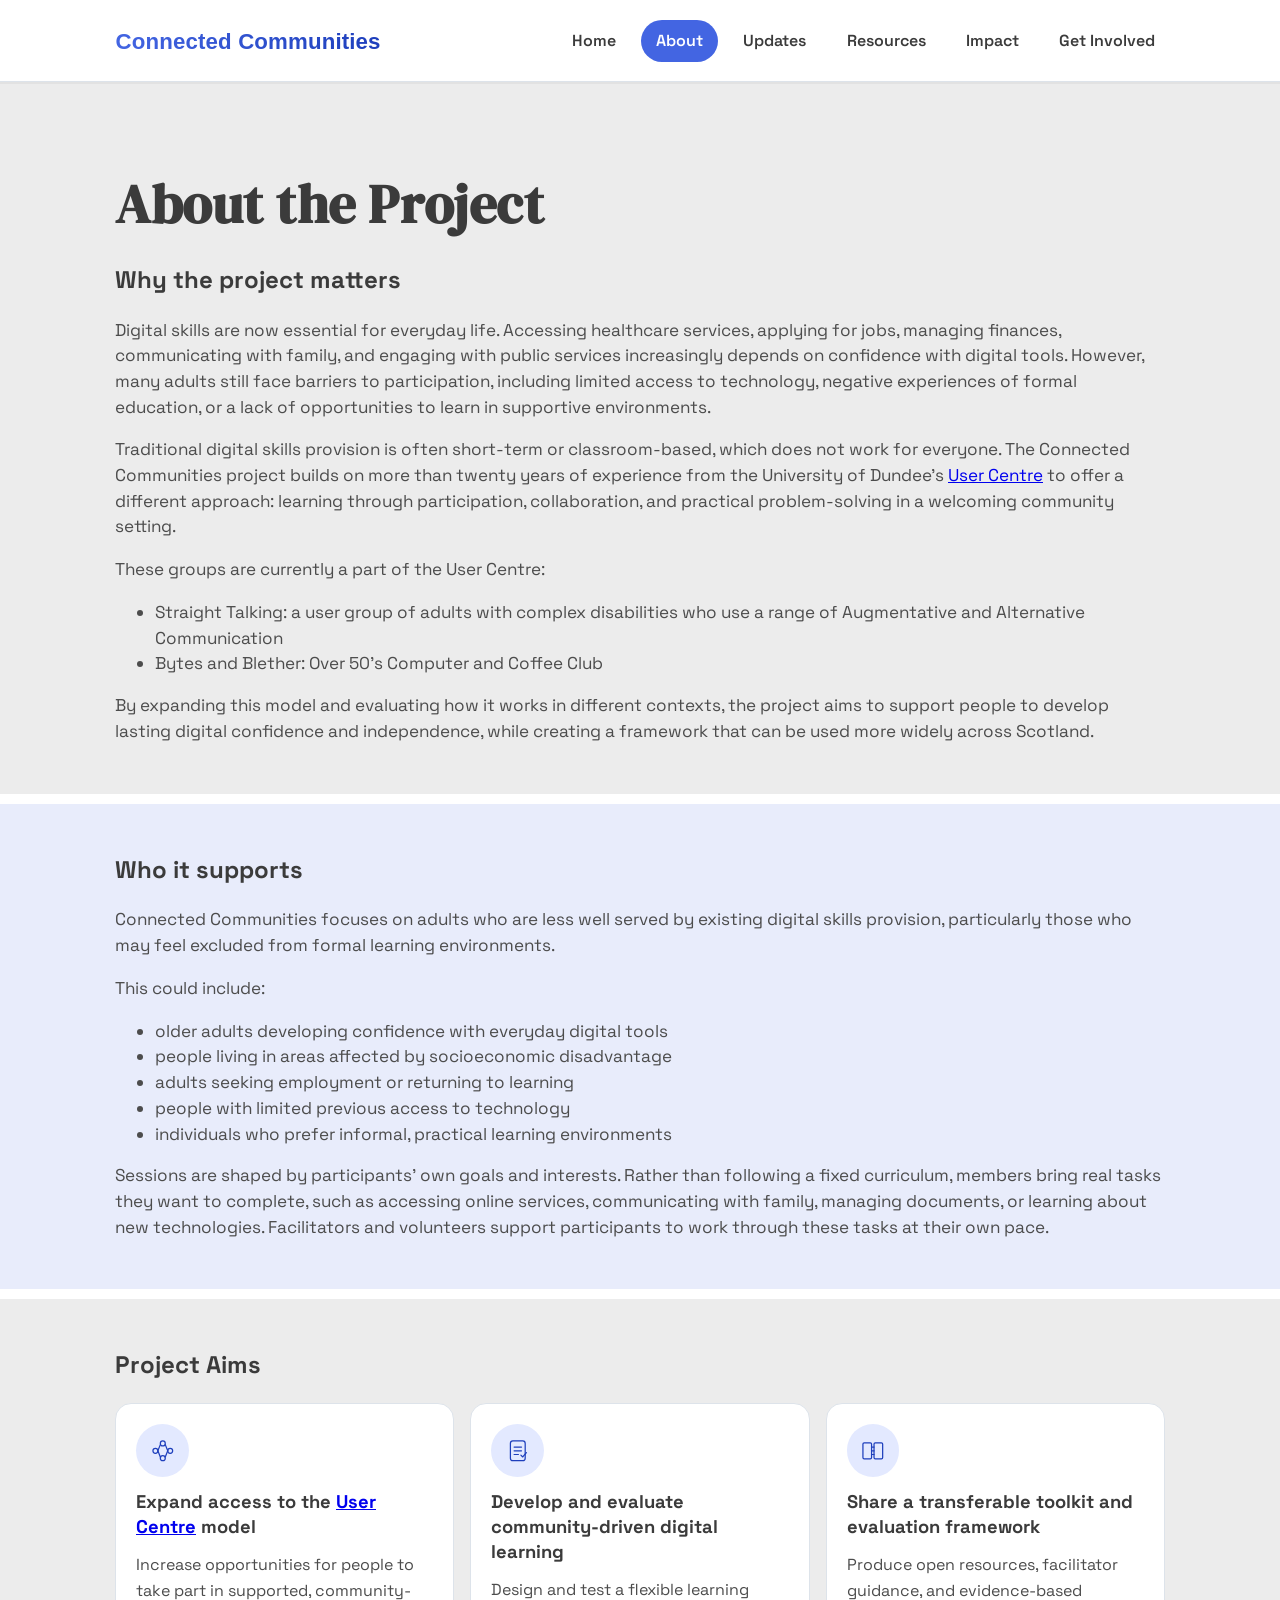
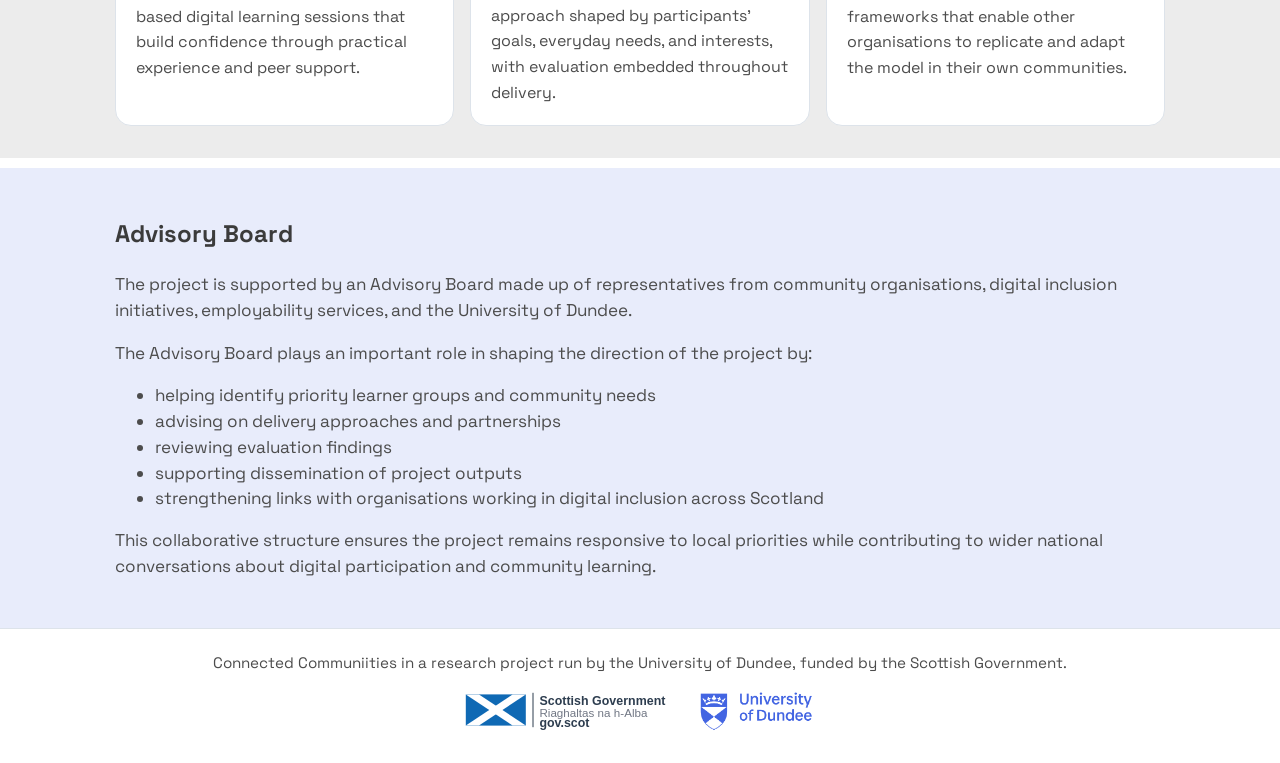
<file: about.html>
<!doctype html>
<html lang="en">
<head>
  <meta charset="UTF-8">
  <meta name="viewport" content="width=device-width, initial-scale=1.0">
  <title>Connected Communities | About</title>
  <link rel="preconnect" href="https://fonts.googleapis.com">
  <link rel="preconnect" href="https://fonts.gstatic.com" crossorigin>
  <link href="https://fonts.googleapis.com/css2?family=DM+Serif+Display:ital@0;1&family=Space+Grotesk:wght@400;500;600;700&display=swap" rel="stylesheet">
  <link rel="stylesheet" href="styles.css">
</head>
<body>
  <header class="site-header">
    <div class="header-inner">
      <a class="logo-link" href="index.html" aria-label="Connected Communities Home">
        <img src="assets/logo-connected-communities.svg" alt="Connected Communities logo">
      </a>
      <button class="menu-toggle" type="button" aria-expanded="false" aria-controls="site-menu" onclick="const menu=document.getElementById('site-menu');const open=menu.classList.toggle('open');this.setAttribute('aria-expanded', String(open));">
        <span></span>
        <span></span>
        <span></span>
        <span class="sr-only">Toggle navigation</span>
      </button>
      <nav id="site-menu" class="menu" aria-label="Main navigation">
        <a href="index.html">Home</a>
        <a class="active" href="about.html">About</a>
        <a href="updates.html">Updates</a>
        <a href="resources.html">Resources</a>
        <a href="impact.html">Impact</a>
        <a href="get-involved.html">Get Involved</a>
      </nav>
    </div>
  </header>

  <main>
    <section class="content-section">
      <h1>About the Project</h1>
      <h2 class="section-heading">Why the project matters</h2>
      <p>Digital skills are now essential for everyday life. Accessing healthcare services, applying for jobs, managing finances, communicating with family, and engaging with public services increasingly depends on confidence with digital tools. However, many adults still face barriers to participation, including limited access to technology, negative experiences of formal education, or a lack of opportunities to learn in supportive environments.</p>
      <p>Traditional digital skills provision is often short-term or classroom-based, which does not work for everyone. The Connected Communities project builds on more than twenty years of experience from the University of Dundee's <a href="https://www.dundee.ac.uk/locations/user-centre">User Centre</a> to offer a different approach: learning through participation, collaboration, and practical problem-solving in a welcoming community setting.</p>
      <p>These groups are currently a part of the User Centre:</p>
      <ul>
        <li>Straight Talking: a user group of adults with complex disabilities who use a range of Augmentative and Alternative Communication</li>
        <li>Bytes and Blether: Over 50’s Computer and Coffee Club</li>
      </ul>
      <p>By expanding this model and evaluating how it works in different contexts, the project aims to support people to develop lasting digital confidence and independence, while creating a framework that can be used more widely across Scotland.</p>
    </section>

    <section class="content-section">
      <h2 class="section-heading">Who it supports</h2>
      <p>Connected Communities focuses on adults who are less well served by existing digital skills provision, particularly those who may feel excluded from formal learning environments.</p>
      <p>This could include:</p>
      <ul>
        <li>older adults developing confidence with everyday digital tools</li>
        <li>people living in areas affected by socioeconomic disadvantage</li>
        <li>adults seeking employment or returning to learning</li>
        <li>people with limited previous access to technology</li>
        <li>individuals who prefer informal, practical learning environments</li>
      </ul>
      <p>Sessions are shaped by participants' own goals and interests. Rather than following a fixed curriculum, members bring real tasks they want to complete, such as accessing online services, communicating with family, managing documents, or learning about new technologies. Facilitators and volunteers support participants to work through these tasks at their own pace.</p>
    </section>

    <section class="content-section">
      <h2 class="section-heading">Project Aims</h2>
      <section class="aims-grid" aria-label="Project aims">
        <article class="aim-card">
          <div class="aim-icon" aria-hidden="true">
            <svg viewBox="0 0 48 48" focusable="false">
              <circle cx="12" cy="24" r="4"></circle>
              <circle cx="24" cy="12" r="4"></circle>
              <circle cx="36" cy="24" r="4"></circle>
              <circle cx="24" cy="36" r="4"></circle>
              <line x1="16" y1="24" x2="20" y2="14"></line>
              <line x1="28" y1="14" x2="32" y2="24"></line>
              <line x1="32" y1="24" x2="28" y2="34"></line>
              <line x1="20" y1="34" x2="16" y2="24"></line>
            </svg>
          </div>
          <h2>Expand access to the <a href="https://www.dundee.ac.uk/locations/user-centre">User Centre</a> model</h2>
          <p>Increase opportunities for people to take part in supported, community-based digital learning sessions that build confidence through practical experience and peer support.</p>
        </article>

        <article class="aim-card">
          <div class="aim-icon" aria-hidden="true">
            <svg viewBox="0 0 48 48" focusable="false">
              <rect x="12" y="8" width="24" height="32" rx="4"></rect>
              <line x1="18" y1="18" x2="30" y2="18"></line>
              <line x1="18" y1="24" x2="30" y2="24"></line>
              <line x1="18" y1="30" x2="25" y2="30"></line>
              <path d="M29 31l3 3 6-7"></path>
            </svg>
          </div>
          <h2>Develop and evaluate community-driven digital learning</h2>
          <p>Design and test a flexible learning approach shaped by participants' goals, everyday needs, and interests, with evaluation embedded throughout delivery.</p>
        </article>

        <article class="aim-card">
          <div class="aim-icon" aria-hidden="true">
            <svg viewBox="0 0 48 48" focusable="false">
              <rect x="8" y="11" width="14" height="26" rx="2"></rect>
              <rect x="26" y="11" width="14" height="26" rx="2"></rect>
              <line x1="22" y1="18" x2="26" y2="18"></line>
              <line x1="22" y1="24" x2="26" y2="24"></line>
              <line x1="22" y1="30" x2="26" y2="30"></line>
            </svg>
          </div>
          <h2>Share a transferable toolkit and evaluation framework</h2>
          <p>Produce open resources, facilitator guidance, and evidence-based frameworks that enable other organisations to replicate and adapt the model in their own communities.</p>
        </article>
      </section>
    </section>

    <section class="content-section">
      <h2 class="section-heading">Advisory Board</h2>
      <p>The project is supported by an Advisory Board made up of representatives from community organisations, digital inclusion initiatives, employability services, and the University of Dundee.</p>
      <p>The Advisory Board plays an important role in shaping the direction of the project by:</p>
      <ul>
        <li>helping identify priority learner groups and community needs</li>
        <li>advising on delivery approaches and partnerships</li>
        <li>reviewing evaluation findings</li>
        <li>supporting dissemination of project outputs</li>
        <li>strengthening links with organisations working in digital inclusion across Scotland</li>
      </ul>
      <p>This collaborative structure ensures the project remains responsive to local priorities while contributing to wider national conversations about digital participation and community learning.</p>
    </section>
  </main>

  <footer class="site-footer">
    <p class="footer-text">Connected Communiities in a research project run by the University of Dundee, funded by the Scottish Government.</p>
    <div class="footer-logos" aria-label="Funder and partner logos">
      <img src="assets/logo-scottish-government.svg" alt="Scottish Government logo">
      <img src="assets/logo-university-of-dundee.png" alt="University of Dundee logo">
    </div>
  </footer>
  <script src="menu.js"></script>
</body>
</html>
</file>
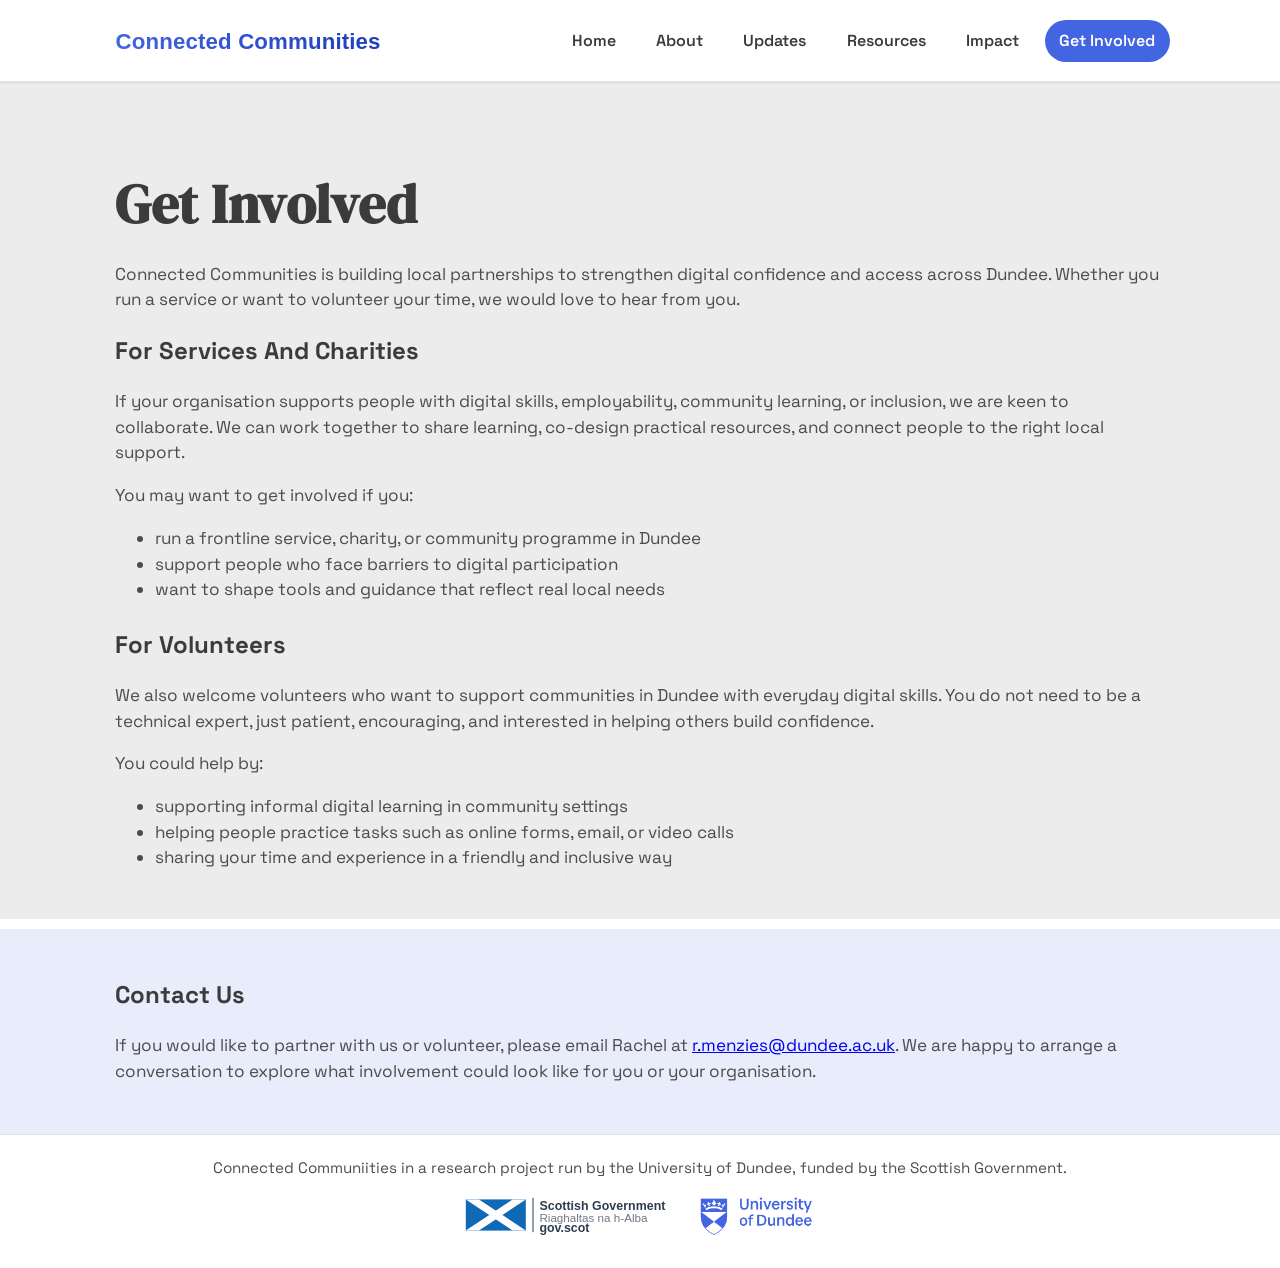
<file: get-involved.html>
<!doctype html>
<html lang="en">
<head>
  <meta charset="UTF-8">
  <meta name="viewport" content="width=device-width, initial-scale=1.0">
  <title>Connected Communities | Get Involved</title>
  <link rel="preconnect" href="https://fonts.googleapis.com">
  <link rel="preconnect" href="https://fonts.gstatic.com" crossorigin>
  <link href="https://fonts.googleapis.com/css2?family=DM+Serif+Display:ital@0;1&family=Space+Grotesk:wght@400;500;600;700&display=swap" rel="stylesheet">
  <link rel="stylesheet" href="styles.css">
</head>
<body class="get-involved-page">
  <header class="site-header">
    <div class="header-inner">
      <a class="logo-link" href="index.html" aria-label="Connected Communities Home">
        <img src="assets/logo-connected-communities.svg" alt="Connected Communities logo">
      </a>
      <button class="menu-toggle" type="button" aria-expanded="false" aria-controls="site-menu" onclick="const menu=document.getElementById('site-menu');const open=menu.classList.toggle('open');this.setAttribute('aria-expanded', String(open));">
        <span></span>
        <span></span>
        <span></span>
        <span class="sr-only">Toggle navigation</span>
      </button>
      <nav id="site-menu" class="menu" aria-label="Main navigation">
        <a href="index.html">Home</a>
        <a href="about.html">About</a>
        <a href="updates.html">Updates</a>
        <a href="resources.html">Resources</a>
        <a href="impact.html">Impact</a>
        <a class="active" href="get-involved.html">Get Involved</a>
      </nav>
    </div>
  </header>

  <main>
    <section class="content-section">
      <h1>Get Involved</h1>
      <p>Connected Communities is building local partnerships to strengthen digital confidence and access across Dundee. Whether you run a service or want to volunteer your time, we would love to hear from you.</p>
      <div class="get-involved-content">
        <div class="get-involved-block">
          <h2 class="section-heading">For Services And Charities</h2>
          <p>If your organisation supports people with digital skills, employability, community learning, or inclusion, we are keen to collaborate. We can work together to share learning, co-design practical resources, and connect people to the right local support.</p>
          <p>You may want to get involved if you:</p>
          <ul>
            <li>run a frontline service, charity, or community programme in Dundee</li>
            <li>support people who face barriers to digital participation</li>
            <li>want to shape tools and guidance that reflect real local needs</li>
          </ul>
        </div>
        <div class="get-involved-block">
          <h2 class="section-heading">For Volunteers</h2>
          <p>We also welcome volunteers who want to support communities in Dundee with everyday digital skills. You do not need to be a technical expert, just patient, encouraging, and interested in helping others build confidence.</p>
          <p>You could help by:</p>
          <ul>
            <li>supporting informal digital learning in community settings</li>
            <li>helping people practice tasks such as online forms, email, or video calls</li>
            <li>sharing your time and experience in a friendly and inclusive way</li>
          </ul>
        </div>
      </div>
    </section>

    <section class="content-section">
      <h2 class="section-heading">Contact Us</h2>
      <p>If you would like to partner with us or volunteer, please email Rachel at <a href="mailto:r.menzies@dundee.ac.uk">r.menzies@dundee.ac.uk</a>. We are happy to arrange a conversation to explore what involvement could look like for you or your organisation.</p>
    </section>
  </main>

  <footer class="site-footer">
    <p class="footer-text">Connected Communiities in a research project run by the University of Dundee, funded by the Scottish Government.</p>
    <div class="footer-logos" aria-label="Funder and partner logos">
      <img src="assets/logo-scottish-government.svg" alt="Scottish Government logo">
      <img src="assets/logo-university-of-dundee.png" alt="University of Dundee logo">
    </div>
  </footer>
  <script src="menu.js"></script>
</body>
</html>
</file>
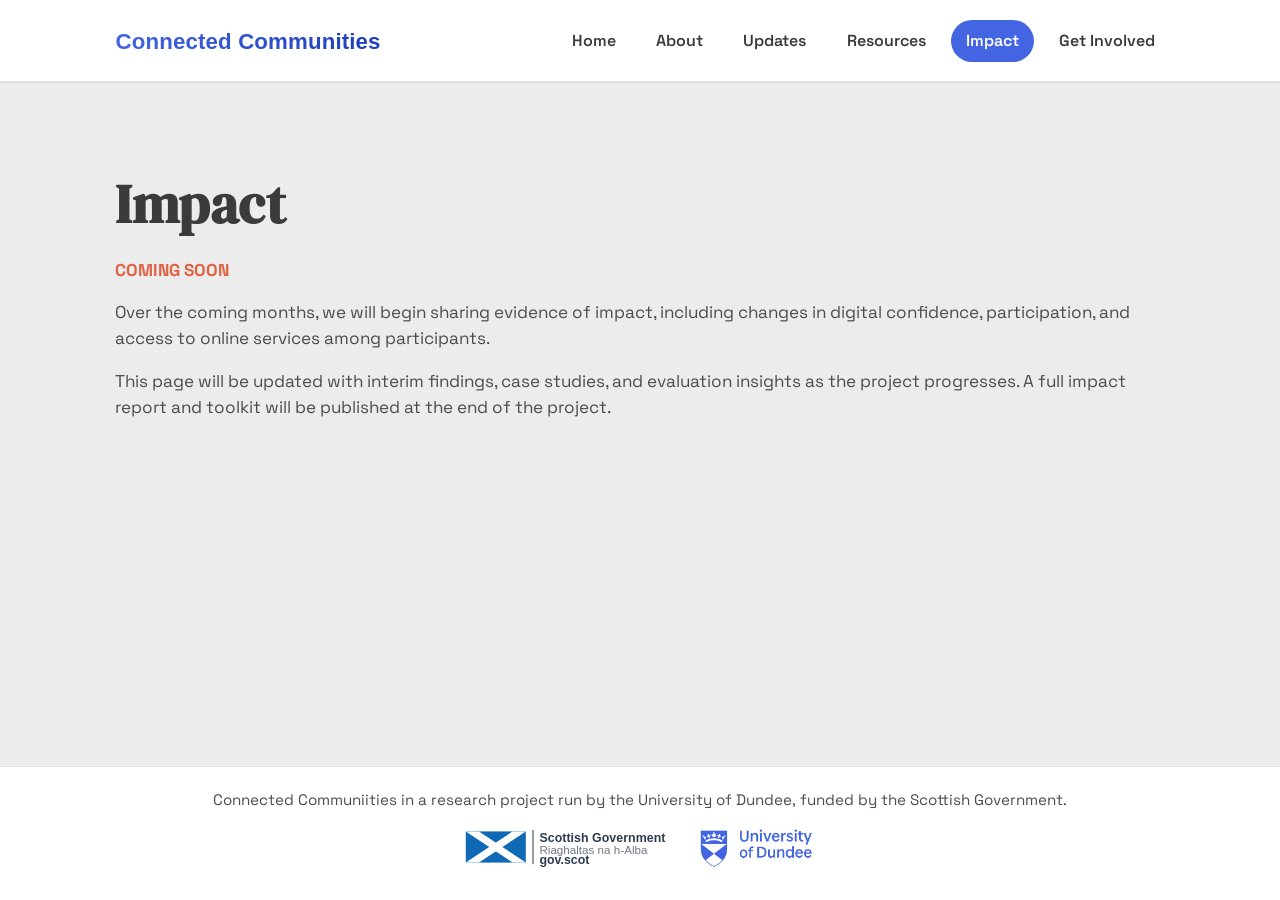
<file: impact.html>
<!doctype html>
<html lang="en">
<head>
  <meta charset="UTF-8">
  <meta name="viewport" content="width=device-width, initial-scale=1.0">
  <title>Connected Communities | Impact</title>
  <link rel="preconnect" href="https://fonts.googleapis.com">
  <link rel="preconnect" href="https://fonts.gstatic.com" crossorigin>
  <link href="https://fonts.googleapis.com/css2?family=DM+Serif+Display:ital@0;1&family=Space+Grotesk:wght@400;500;600;700&display=swap" rel="stylesheet">
  <link rel="stylesheet" href="styles.css">
</head>
<body class="impact-page">
  <header class="site-header">
    <div class="header-inner">
      <a class="logo-link" href="index.html" aria-label="Connected Communities Home">
        <img src="assets/logo-connected-communities.svg" alt="Connected Communities logo">
      </a>
      <button class="menu-toggle" type="button" aria-expanded="false" aria-controls="site-menu" onclick="const menu=document.getElementById('site-menu');const open=menu.classList.toggle('open');this.setAttribute('aria-expanded', String(open));">
        <span></span>
        <span></span>
        <span></span>
        <span class="sr-only">Toggle navigation</span>
      </button>
      <nav id="site-menu" class="menu" aria-label="Main navigation">
        <a href="index.html">Home</a>
        <a href="about.html">About</a>
        <a href="updates.html">Updates</a>
        <a href="resources.html">Resources</a>
        <a class="active" href="impact.html">Impact</a>
        <a href="get-involved.html">Get Involved</a>
      </nav>
    </div>
  </header>

  <main>
    <section class="content-section">
      <h1>Impact</h1>
      <p class="impact-coming-soon">COMING SOON</p>
      <p>Over the coming months, we will begin sharing evidence of impact, including changes in digital confidence, participation, and access to online services among participants.</p>
      <p>This page will be updated with interim findings, case studies, and evaluation insights as the project progresses. A full impact report and toolkit will be published at the end of the project.</p>
    </section>
  </main>

  <footer class="site-footer">
    <p class="footer-text">Connected Communiities in a research project run by the University of Dundee, funded by the Scottish Government.</p>
    <div class="footer-logos" aria-label="Funder and partner logos">
      <img src="assets/logo-scottish-government.svg" alt="Scottish Government logo">
      <img src="assets/logo-university-of-dundee.png" alt="University of Dundee logo">
    </div>
  </footer>
  <script src="menu.js"></script>
</body>
</html>
</file>
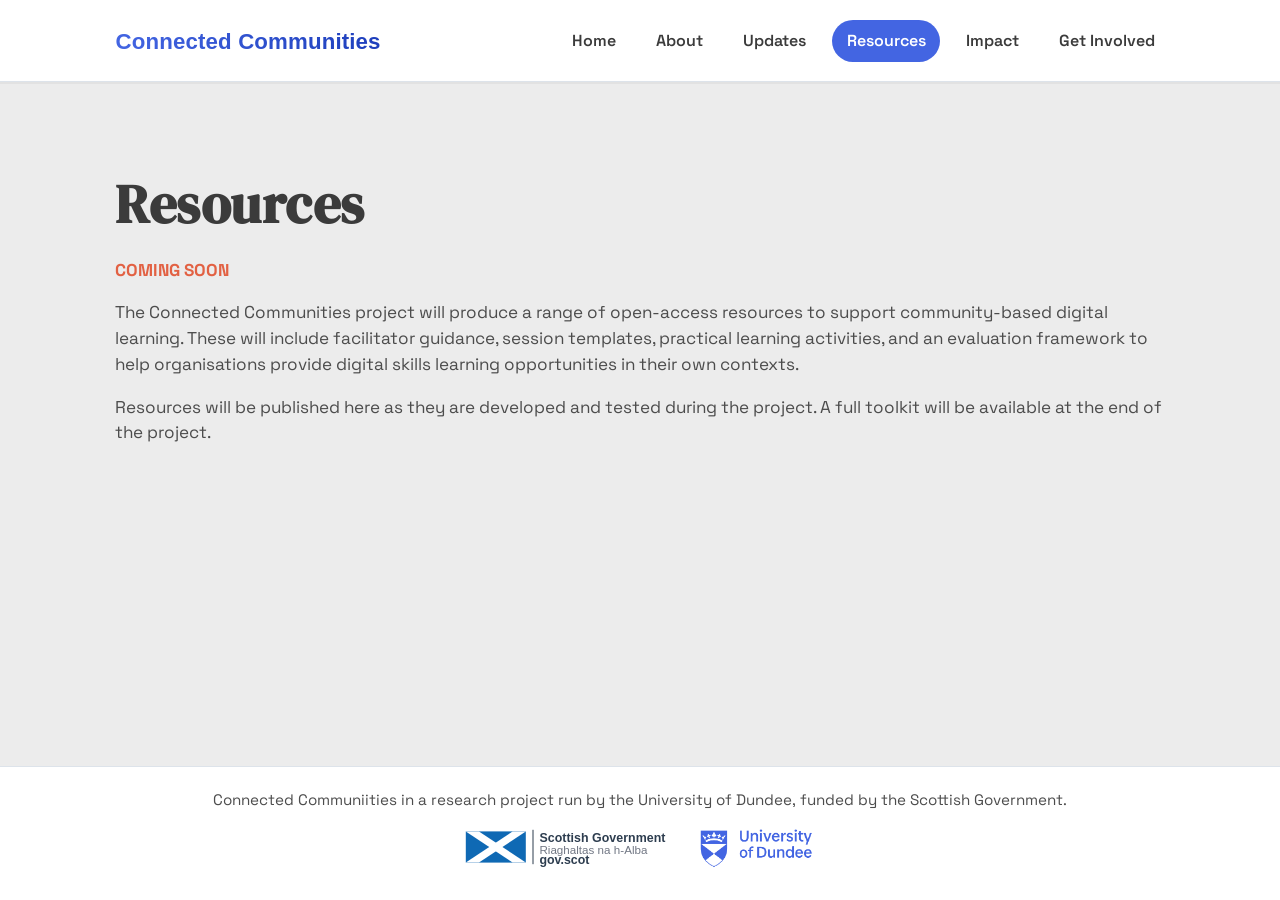
<file: resources.html>
<!doctype html>
<html lang="en">
<head>
  <meta charset="UTF-8">
  <meta name="viewport" content="width=device-width, initial-scale=1.0">
  <title>Connected Communities | Resources</title>
  <link rel="preconnect" href="https://fonts.googleapis.com">
  <link rel="preconnect" href="https://fonts.gstatic.com" crossorigin>
  <link href="https://fonts.googleapis.com/css2?family=DM+Serif+Display:ital@0;1&family=Space+Grotesk:wght@400;500;600;700&display=swap" rel="stylesheet">
  <link rel="stylesheet" href="styles.css">
</head>
<body class="resources-page">
  <header class="site-header">
    <div class="header-inner">
      <a class="logo-link" href="index.html" aria-label="Connected Communities Home">
        <img src="assets/logo-connected-communities.svg" alt="Connected Communities logo">
      </a>
      <button class="menu-toggle" type="button" aria-expanded="false" aria-controls="site-menu" onclick="const menu=document.getElementById('site-menu');const open=menu.classList.toggle('open');this.setAttribute('aria-expanded', String(open));">
        <span></span>
        <span></span>
        <span></span>
        <span class="sr-only">Toggle navigation</span>
      </button>
      <nav id="site-menu" class="menu" aria-label="Main navigation">
        <a href="index.html">Home</a>
        <a href="about.html">About</a>
        <a href="updates.html">Updates</a>
        <a class="active" href="resources.html">Resources</a>
        <a href="impact.html">Impact</a>
        <a href="get-involved.html">Get Involved</a>
      </nav>
    </div>
  </header>

  <main>
    <section class="content-section">
      <h1>Resources</h1>
      <p class="impact-coming-soon">COMING SOON</p>
      <p>The Connected Communities project will produce a range of open-access resources to support community-based digital learning. These will include facilitator guidance, session templates, practical learning activities, and an evaluation framework to help organisations provide digital skills learning opportunities in their own contexts.</p>
      <p>Resources will be published here as they are developed and tested during the project. A full toolkit will be available at the end of the project.</p>
    </section>
  </main>

  <footer class="site-footer">
    <p class="footer-text">Connected Communiities in a research project run by the University of Dundee, funded by the Scottish Government.</p>
    <div class="footer-logos" aria-label="Funder and partner logos">
      <img src="assets/logo-scottish-government.svg" alt="Scottish Government logo">
      <img src="assets/logo-university-of-dundee.png" alt="University of Dundee logo">
    </div>
  </footer>
  <script src="menu.js"></script>
</body>
</html>
</file>
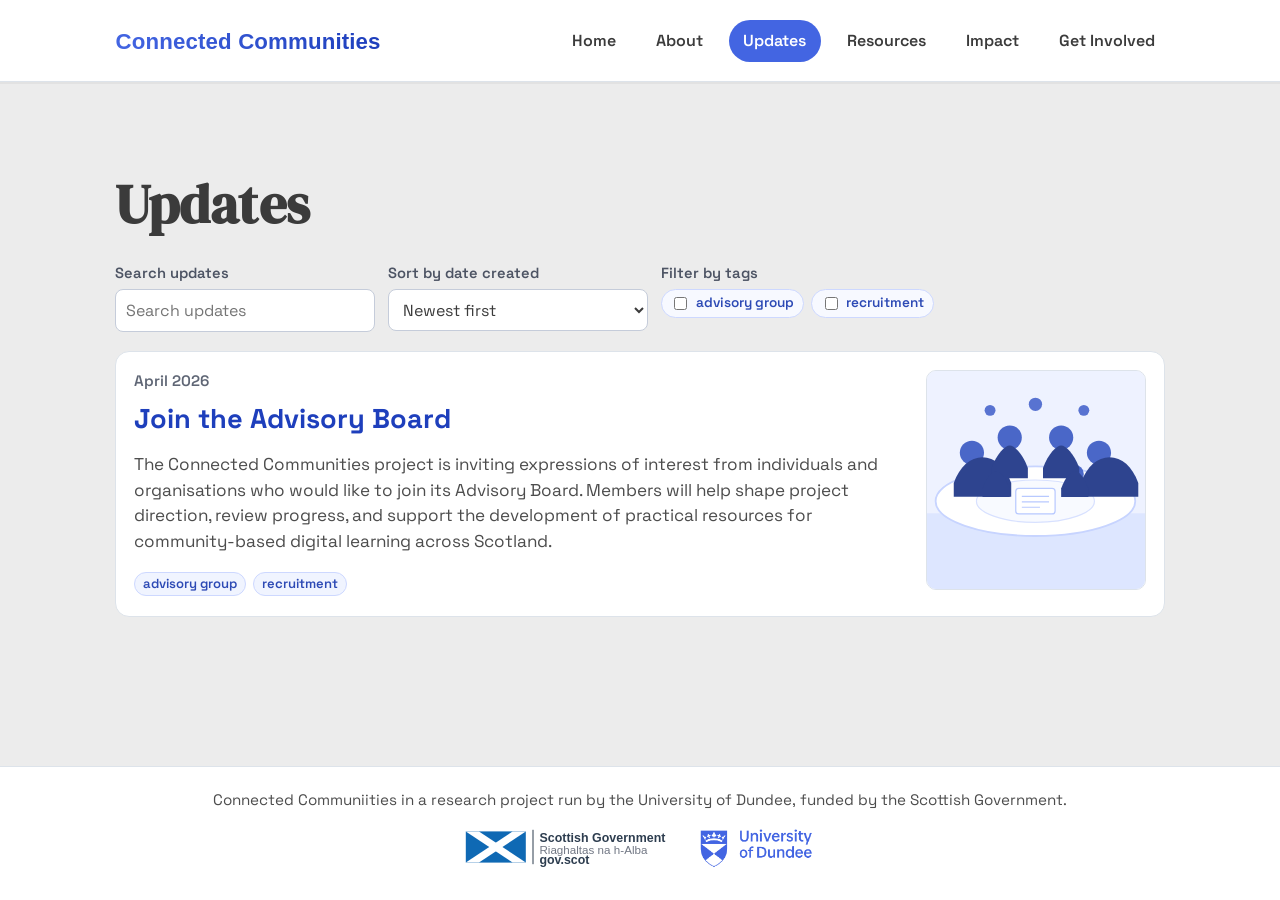
<file: updates.html>
<!doctype html>
<html lang="en">
<head>
  <meta charset="UTF-8">
  <meta name="viewport" content="width=device-width, initial-scale=1.0">
  <title>Connected Communities | Updates</title>
  <link rel="preconnect" href="https://fonts.googleapis.com">
  <link rel="preconnect" href="https://fonts.gstatic.com" crossorigin>
  <link href="https://fonts.googleapis.com/css2?family=DM+Serif+Display:ital@0;1&family=Space+Grotesk:wght@400;500;600;700&display=swap" rel="stylesheet">
  <link rel="stylesheet" href="styles.css">
</head>
<body class="updates-page">
  <header class="site-header">
    <div class="header-inner">
      <a class="logo-link" href="index.html" aria-label="Connected Communities Home">
        <img src="assets/logo-connected-communities.svg" alt="Connected Communities logo">
      </a>
      <button class="menu-toggle" type="button" aria-expanded="false" aria-controls="site-menu" onclick="const menu=document.getElementById('site-menu');const open=menu.classList.toggle('open');this.setAttribute('aria-expanded', String(open));">
        <span></span>
        <span></span>
        <span></span>
        <span class="sr-only">Toggle navigation</span>
      </button>
      <nav id="site-menu" class="menu" aria-label="Main navigation">
        <a href="index.html">Home</a>
        <a href="about.html">About</a>
        <a class="active" href="updates.html">Updates</a>
        <a href="resources.html">Resources</a>
        <a href="impact.html">Impact</a>
        <a href="get-involved.html">Get Involved</a>
      </nav>
    </div>
  </header>

  <main>
    <section class="content-section">
      <h1>Updates</h1>
      <div class="blog-tools" aria-label="Filter and sort updates">
        <div class="blog-tool-field">
          <label class="blog-tool-label" for="updates-search">Search updates</label>
          <input id="updates-search" class="blog-tool-input" type="search" placeholder="Search updates">
        </div>
        <div class="blog-tool-field">
          <label class="blog-tool-label" for="updates-sort">Sort by date created</label>
          <select id="updates-sort" class="blog-tool-select">
            <option value="newest">Newest first</option>
            <option value="oldest">Oldest first</option>
          </select>
        </div>
        <div class="blog-tool-field blog-tool-field-tags">
          <span class="blog-tool-label">Filter by tags</span>
          <div id="updates-tags" class="blog-tag-selector" aria-label="Tag selector"></div>
        </div>
      </div>

      <div id="updates-list" class="blog-list">
        <article class="blog-card" data-created="2026-04-07">
          <div class="blog-card-content">
            <p class="blog-meta">April 2026</p>
            <h2 class="blog-card-title">
              <a href="updates/join-advisory-board.html">Join the Advisory Board</a>
            </h2>
            <p>The Connected Communities project is inviting expressions of interest from individuals and organisations who would like to join its Advisory Board. Members will help shape project direction, review progress, and support the development of practical resources for community-based digital learning across Scotland.</p>
            <div class="blog-tags" aria-label="Post tags">
              <span class="blog-tag">advisory group</span>
              <span class="blog-tag">recruitment</span>
            </div>
          </div>
          <img class="blog-card-image" src="assets/advisory-board-illustration.svg" alt="Illustration of an advisory board meeting">
        </article>

      </div>
      <p id="updates-empty" class="updates-empty" hidden>No updates match your search.</p>
    </section>
  </main>

  <footer class="site-footer">
    <p class="footer-text">Connected Communiities in a research project run by the University of Dundee, funded by the Scottish Government.</p>
    <div class="footer-logos" aria-label="Funder and partner logos">
      <img src="assets/logo-scottish-government.svg" alt="Scottish Government logo">
      <img src="assets/logo-university-of-dundee.png" alt="University of Dundee logo">
    </div>
  </footer>
  <script src="menu.js"></script>
  <script src="updates.js"></script>
</body>
</html>
</file>
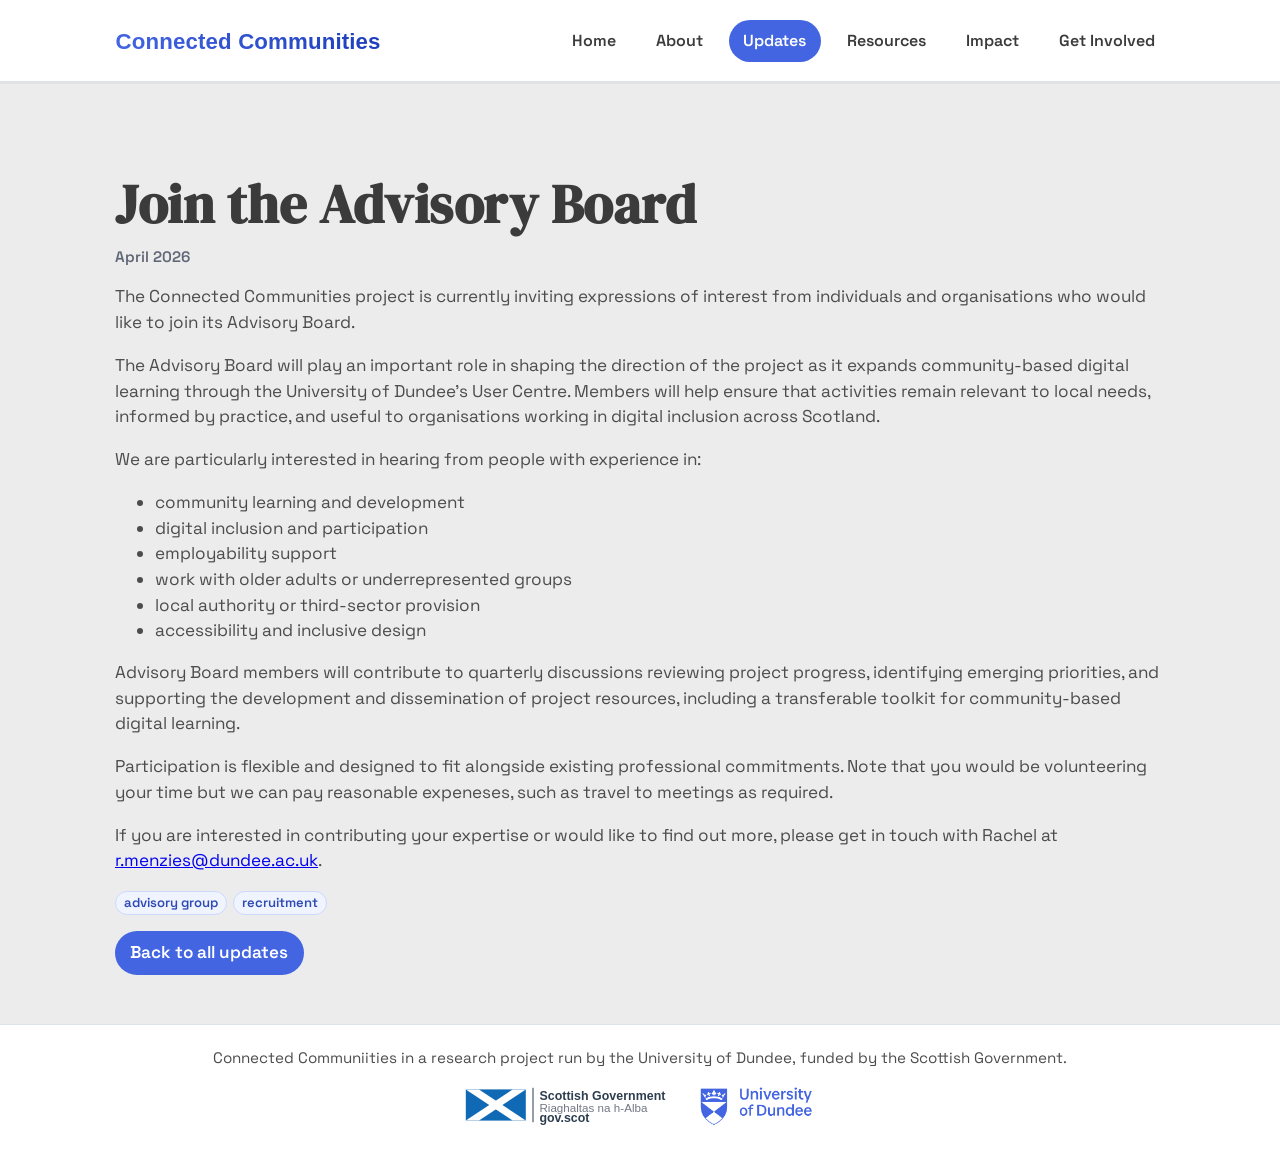
<file: updates/join-advisory-board.html>
<!doctype html>
<html lang="en">
<head>
  <meta charset="UTF-8">
  <meta name="viewport" content="width=device-width, initial-scale=1.0">
  <title>Connected Communities | Updates | Join the Advisory Board</title>
  <link rel="preconnect" href="https://fonts.googleapis.com">
  <link rel="preconnect" href="https://fonts.gstatic.com" crossorigin>
  <link href="https://fonts.googleapis.com/css2?family=DM+Serif+Display:ital@0;1&family=Space+Grotesk:wght@400;500;600;700&display=swap" rel="stylesheet">
  <link rel="stylesheet" href="../styles.css">
</head>
<body class="updates-page">
  <header class="site-header">
    <div class="header-inner">
      <a class="logo-link" href="../index.html" aria-label="Connected Communities Home">
        <img src="../assets/logo-connected-communities.svg" alt="Connected Communities logo">
      </a>
      <button class="menu-toggle" type="button" aria-expanded="false" aria-controls="site-menu" onclick="const menu=document.getElementById('site-menu');const open=menu.classList.toggle('open');this.setAttribute('aria-expanded', String(open));">
        <span></span>
        <span></span>
        <span></span>
        <span class="sr-only">Toggle navigation</span>
      </button>
      <nav id="site-menu" class="menu" aria-label="Main navigation">
        <a href="../index.html">Home</a>
        <a href="../about.html">About</a>
        <a class="active" href="../updates.html">Updates</a>
        <a href="../resources.html">Resources</a>
        <a href="../impact.html">Impact</a>
        <a href="../get-involved.html">Get Involved</a>
      </nav>
    </div>
  </header>

  <main>
    <section class="content-section blog-post">
      <h1>Join the Advisory Board</h1>
      <p class="blog-meta">April 2026</p>
      <p>The Connected Communities project is currently inviting expressions of interest from individuals and organisations who would like to join its Advisory Board.</p>
      <p>The Advisory Board will play an important role in shaping the direction of the project as it expands community-based digital learning through the University of Dundee's User Centre. Members will help ensure that activities remain relevant to local needs, informed by practice, and useful to organisations working in digital inclusion across Scotland.</p>
      <p>We are particularly interested in hearing from people with experience in:</p>
      <ul>
        <li>community learning and development</li>
        <li>digital inclusion and participation</li>
        <li>employability support</li>
        <li>work with older adults or underrepresented groups</li>
        <li>local authority or third-sector provision</li>
        <li>accessibility and inclusive design</li>
      </ul>
      <p>Advisory Board members will contribute to quarterly discussions reviewing project progress, identifying emerging priorities, and supporting the development and dissemination of project resources, including a transferable toolkit for community-based digital learning.</p>
      <p>Participation is flexible and designed to fit alongside existing professional commitments. Note that you would be volunteering your time but we can pay reasonable expeneses, such as travel to meetings as required.</p>
      <p>If you are interested in contributing your expertise or would like to find out more, please get in touch with Rachel at <a href="mailto:r.menzies@dundee.ac.uk">r.menzies@dundee.ac.uk</a>.</p>
      <div class="blog-tags" aria-label="Post tags">
        <span class="blog-tag">advisory group</span>
        <span class="blog-tag">recruitment</span>
      </div>
      <p class="blog-back"><a href="../updates.html">Back to all updates</a></p>
    </section>
  </main>

  <footer class="site-footer">
    <p class="footer-text">Connected Communiities in a research project run by the University of Dundee, funded by the Scottish Government.</p>
    <div class="footer-logos" aria-label="Funder and partner logos">
      <img src="../assets/logo-scottish-government.svg" alt="Scottish Government logo">
      <img src="../assets/logo-university-of-dundee.png" alt="University of Dundee logo">
    </div>
  </footer>
  <script src="../menu.js"></script>
</body>
</html>
</file>
<file: styles.css>
:root {
  --bg: #e2e2e2;
  --surface: #e2e2e2;
  --text: #3b3b3b;
  --muted: #4c4c4c;
  --accent: #4365e2;
  --accent-strong: #1e3fbc;
  --accent-soft: #e3e9ff;
  --danger: #f36365;
  --danger-strong: #c05239;
  --border: #dde3ea;
  --shadow: 0 18px 45px rgba(24, 39, 75, 0.08);
}

* {
  box-sizing: border-box;
}

html,
body {
  max-width: 100%;
  overflow-x: hidden;
}

img {
  max-width: 100%;
}

body {
  margin: 0;
  min-height: 100vh;
  display: flex;
  flex-direction: column;
  padding-top: 84px;
  color: var(--text);
  background: var(--bg);
  font-family: "Space Grotesk", "Avenir Next", "Trebuchet MS", sans-serif;
  line-height: 1.5;
}

.site-header {
  position: fixed;
  top: 0;
  left: 0;
  right: 0;
  width: 100%;
  z-index: 10;
  background: #ffffff;
  border-bottom: 1px solid var(--border);
}

.header-inner {
  margin: 0 auto;
  max-width: 1100px;
  padding: 0.8rem 1.25rem;
  display: flex;
  align-items: center;
  gap: 1rem;
}

.logo-link {
  display: inline-flex;
  flex-shrink: 0;
  border-radius: 10px;
}

.logo-link img {
  display: block;
  width: clamp(180px, 25vw, 320px);
  height: auto;
}

.menu-toggle {
  display: none;
  width: 44px;
  height: 44px;
  border: 1px solid var(--border);
  border-radius: 10px;
  background: #ffffff;
  padding: 9px 8px;
  cursor: pointer;
}

.menu-toggle span:not(.sr-only) {
  display: block;
  width: 100%;
  height: 3px;
  background: var(--text);
  border-radius: 999px;
  transform-origin: center;
  transition: transform 0.22s ease, opacity 0.18s ease;
}

.menu-toggle span:not(.sr-only) + span:not(.sr-only) {
  margin-top: 6px;
}

.menu-toggle[aria-expanded="true"] span:nth-child(1) {
  transform: translateY(9px) rotate(45deg);
}

.menu-toggle[aria-expanded="true"] span:nth-child(2) {
  opacity: 0;
}

.menu-toggle[aria-expanded="true"] span:nth-child(3) {
  transform: translateY(-9px) rotate(-45deg);
}

.sr-only {
  position: absolute;
  width: 1px;
  height: 1px;
  padding: 0;
  margin: -1px;
  overflow: hidden;
  clip: rect(0, 0, 0, 0);
  white-space: nowrap;
  border: 0;
}

.menu {
  margin: 0 0 0 auto;
  padding: 0;
  display: flex;
  flex-wrap: wrap;
  gap: 0.7rem;
  justify-content: flex-end;
}

.menu a {
  text-decoration: none;
  color: var(--text);
  font-weight: 600;
  padding: 0.5rem 0.85rem;
  border-radius: 999px;
  border: 1px solid transparent;
  transition: 0.2s ease;
}

.menu a:hover {
  border-color: var(--accent-strong);
  color: var(--accent-strong);
  background: var(--accent-soft);
}

.menu a.active {
  color: #ffffff;
  background: var(--accent);
}

main {
  width: 100%;
  margin: 0;
  padding: 0;
  border-radius: 0;
  background: var(--bg);
  border-top: 0;
  border-bottom: 0;
  box-shadow: none;
  animation: fadeUp 0.65s ease;
}

main > * {
  width: min(1050px, 100%);
  margin-left: auto;
  margin-right: auto;
  opacity: 0;
  animation: fadeContent 0.55s ease forwards;
}

main > *:nth-child(1) {
  animation-delay: 0.04s;
}

main > *:nth-child(2) {
  animation-delay: 0.08s;
}

main > *:nth-child(3) {
  animation-delay: 0.12s;
}

main > *:nth-child(4) {
  animation-delay: 0.16s;
}

main > *:nth-child(5) {
  animation-delay: 0.2s;
}

main > *:nth-child(6) {
  animation-delay: 0.24s;
}

main > *:nth-child(7) {
  animation-delay: 0.28s;
}

main > *:nth-child(8) {
  animation-delay: 0.32s;
}

main > *:nth-child(9) {
  animation-delay: 0.36s;
}

main > *:nth-child(10) {
  animation-delay: 0.4s;
}

main > *:nth-child(11) {
  animation-delay: 0.44s;
}

main > *:nth-child(12) {
  animation-delay: 0.48s;
}

h1 {
  margin: 0 auto;
  font-family: "DM Serif Display", Georgia, serif;
  font-size: clamp(2rem, 5vw, 3.4rem);
  letter-spacing: 0.01em;
}

.content-section > h1:first-child {
  padding-top: 4rem;
}

.content-section > h2.section-heading:first-child {
  padding-top: 2rem;
}

.content-section > h1:first-child + h2.section-heading {
  padding-top: 1rem;
}

main p {
  margin-top: 1rem;
  font-size: 1.07rem;
  color: var(--muted);
}

main li {
  font-size: 1.07rem;
  color: var(--muted);
  line-height: 1.5;
}

.section-heading {
  margin-top: 3rem;
}

.content-section {
  margin-top: 0;
  width: 100%;
  max-width: none;
  padding: 1rem 0 2rem;
  border-radius: 0;
}

.content-section > * {
  width: min(1050px, calc(100% - 2rem));
  margin-left: auto;
  margin-right: auto;
}

main > .content-section:nth-of-type(odd) {
  background: #ececec;
  border: 0;
}

main > .content-section:nth-of-type(even) {
  background: #e8ecfb;
  border: 0;
}

main > .content-section + .content-section {
  margin-top: 0;
  border-top: 10px solid #ffffff;
}

.content-section .section-heading {
  margin-top: 0;
}

.aims-grid {
  margin-top: 1.25rem;
  display: grid;
  grid-template-columns: repeat(3, minmax(0, 1fr));
  gap: 1rem;
}

body.get-involved-page .get-involved-content {
  margin-top: 1.25rem;
}

body.get-involved-page .get-involved-block + .get-involved-block {
  margin-top: 1.5rem;
}

.aim-card {
  background: #ffffff;
  border: 1px solid var(--border);
  border-radius: 16px;
  padding: 1.25rem;
  transition: transform 0.24s ease, box-shadow 0.24s ease, border-color 0.24s ease;
}

.aim-icon {
  width: 3.3rem;
  height: 3.3rem;
  border-radius: 999px;
  display: grid;
  place-items: center;
  background: var(--accent-soft);
  margin-bottom: 0.8rem;
}

.aim-icon svg {
  width: 1.85rem;
  height: 1.85rem;
  fill: none;
  stroke: var(--accent-strong);
  stroke-width: 2;
  stroke-linecap: round;
  stroke-linejoin: round;
}

.aim-card h2,
.aim-card h3 {
  margin: 0;
  font-size: 1.15rem;
  line-height: 1.35;
}

.aim-card p {
  margin-top: 0.8rem;
  margin-bottom: 0;
  font-size: 1rem;
  line-height: 1.6;
}

.funders-partners {
  margin-top: 0.5rem;
}

.funder-logos {
  margin-top: 1rem;
  display: grid;
  grid-template-columns: repeat(2, minmax(0, 1fr));
  gap: 1rem;
}

.funder-logos img {
  width: 100%;
  height: 120px;
  object-fit: contain;
  background: #ffffff;
  border: 1px solid var(--border);
  border-radius: 14px;
  padding: 0.9rem;
  transition: transform 0.24s ease, box-shadow 0.24s ease, border-color 0.24s ease;
}

.partners-soon {
  margin-top: 1rem;
  font-weight: 500;
}

.project-team {
  margin-top: 0.5rem;
}

.team-grid {
  margin-top: 1.1rem;
  display: grid;
  grid-template-columns: repeat(3, minmax(0, 1fr));
  gap: 1rem;
}

.team-card {
  background: #ffffff;
  border: 1px solid var(--border);
  border-radius: 16px;
  padding: 1rem;
  transition: transform 0.24s ease, box-shadow 0.24s ease, border-color 0.24s ease;
}

.team-photo {
  width: 100%;
  aspect-ratio: 1 / 1;
  object-fit: cover;
  border-radius: 12px;
  border: 1px solid var(--border);
  background: #f5f5f5;
}

.team-card h3 {
  margin: 0.85rem 0 0;
  font-size: 1.2rem;
  line-height: 1.35;
  color: var(--text);
}

.team-role {
  margin-top: 0.45rem;
  margin-bottom: 0;
  font-size: 1rem;
  color: var(--muted);
}

.blog-list {
  margin-top: 1.2rem;
  display: grid;
  gap: 1rem;
}

.blog-tools {
  margin-top: 1rem;
  display: flex;
  flex-wrap: wrap;
  gap: 0.8rem;
}

.blog-tool-field {
  display: flex;
  flex-direction: column;
  gap: 0.35rem;
  min-width: min(260px, 100%);
}

.blog-tool-field-tags {
  min-width: min(360px, 100%);
}

.blog-tool-label {
  font-size: 0.92rem;
  font-weight: 600;
  color: #4d5464;
}

.blog-tool-input,
.blog-tool-select {
  width: 100%;
  padding: 0.52rem 0.62rem;
  border: 1px solid #c5ccda;
  border-radius: 8px;
  background: #ffffff;
  color: var(--text);
  font: inherit;
}

.blog-tool-input:focus,
.blog-tool-select:focus {
  outline: 2px solid #9cb0f4;
  outline-offset: 1px;
}

.blog-tag-selector {
  display: flex;
  flex-wrap: wrap;
  gap: 0.45rem;
}

.blog-tag-option {
  display: inline-flex;
  align-items: center;
  gap: 0.35rem;
  padding: 0.2rem 0.55rem 0.22rem;
  border-radius: 999px;
  border: 1px solid #cdd8ff;
  background: #f7f9ff;
  color: #2d4ab5;
  font-size: 0.85rem;
  font-weight: 600;
}

.blog-tag-option input {
  accent-color: var(--accent);
}

.blog-card {
  background: #ffffff;
  border: 1px solid var(--border);
  border-radius: 14px;
  padding: 1.15rem 1.15rem 1.25rem;
  transition: transform 0.24s ease, box-shadow 0.24s ease, border-color 0.24s ease;
  display: flex;
  gap: 1rem;
  align-items: flex-start;
}

.blog-card[hidden] {
  display: none !important;
}

.blog-card-content {
  flex: 1;
  min-width: 0;
}

.blog-card-image {
  width: 220px;
  aspect-ratio: 1 / 1;
  height: auto;
  flex: 0 0 220px;
  object-fit: cover;
  border: 1px solid var(--border);
  border-radius: 10px;
  background: #f5f8ff;
  display: block;
  margin-bottom: 0;
}

.blog-meta {
  margin: 0;
  color: #5f6675;
  font-size: 0.95rem;
  font-weight: 600;
}

.blog-tags {
  margin-top: 0.45rem;
  display: flex;
  flex-wrap: wrap;
  gap: 0.4rem;
}

.blog-tag {
  display: inline-block;
  padding: 0.2rem 0.5rem;
  border-radius: 999px;
  border: 1px solid #cdd8ff;
  background: #f0f4ff;
  color: #2d4ab5;
  font-size: 0.82rem;
  font-weight: 600;
  line-height: 1.2;
}

.blog-card-title {
  margin: 0.55rem 0 0;
  font-size: clamp(1.3rem, 2.3vw, 1.7rem);
  line-height: 1.25;
}

.blog-card-title a,
.blog-card-title a:visited {
  color: var(--accent-strong);
  text-decoration: none;
}

.blog-card-title a:hover,
.blog-card-title a:focus-visible {
  text-decoration: underline;
}

.blog-post {
  max-width: none;
}

.blog-post > * {
  width: min(1050px, calc(100% - 2rem));
  margin-left: auto;
  margin-right: auto;
}

.blog-post h1 {
  padding-top: 2.5rem;
}

.blog-post-image {
  width: 100%;
  max-width: 760px;
  display: block;
  margin-top: 1rem;
  border: 1px solid var(--border);
  border-radius: 12px;
}

.image-carousel {
  margin: 1rem auto 0;
  width: min(520px, 50%);
  display: flex;
  align-items: center;
  gap: 0.6rem;
}

.carousel-viewport {
  flex: 1;
  overflow: hidden;
  border: 1px solid var(--border);
  border-radius: 12px;
  background: #ffffff;
}

.carousel-track {
  display: flex;
  transition: transform 0.28s ease;
  will-change: transform;
}

.carousel-image {
  width: 100%;
  flex: 0 0 100%;
  aspect-ratio: 1 / 1;
  object-fit: cover;
  display: block;
}

.carousel-arrow {
  width: 38px;
  height: 38px;
  border-radius: 999px;
  border: 1px solid #c2cbe2;
  background: #ffffff;
  color: var(--accent-strong);
  font-size: 1.1rem;
  font-weight: 700;
  cursor: pointer;
  transition: 0.2s ease;
}

.carousel-arrow:hover,
.carousel-arrow:focus-visible {
  background: var(--accent-soft);
  border-color: var(--accent);
}

.carousel-breadcrumbs {
  width: min(520px, 50%);
  margin: 0.55rem auto 0;
  display: flex;
  justify-content: center;
}

.carousel-dots {
  display: flex;
  align-items: center;
  justify-content: center;
  gap: 0.35rem;
}

.carousel-dot {
  width: 10px;
  height: 10px;
  border-radius: 999px;
  border: 1px solid #b9c7f5;
  background: #ffffff;
  padding: 0;
  cursor: pointer;
}

.carousel-dot.active {
  background: var(--accent);
  border-color: var(--accent);
}

.blog-back {
  margin-top: 1rem;
}

.blog-back a,
.blog-back a:visited {
  display: inline-block;
  padding: 0.5rem 0.9rem;
  border-radius: 999px;
  background: var(--accent);
  color: #ffffff;
  font-weight: 600;
  text-decoration: none;
  border: 1px solid transparent;
  transition: 0.2s ease;
}

.blog-back a:hover,
.blog-back a:focus-visible {
  background: var(--accent-strong);
  border-color: var(--accent-strong);
  color: #ffffff;
}

.updates-empty {
  margin-top: 1rem;
}

.impact-coming-soon {
  margin-top: 0.75rem;
  color: #e26143;
  font-weight: 700;
}

@media (max-width: 760px) {
  .blog-card {
    flex-direction: column;
  }

  .blog-card-image {
    width: min(160px, 48%);
    flex: 0 0 auto;
  }

  .image-carousel {
    width: 100%;
  }

  .carousel-breadcrumbs {
    width: 100%;
  }
}

.aim-card:hover,
.aim-card:focus-within,
.team-card:hover,
.team-card:focus-within,
.funder-logos img:hover,
.blog-card:hover,
.blog-card:focus-within {
  transform: translateY(-4px);
  box-shadow: 0 12px 26px rgba(24, 39, 75, 0.1);
  border-color: #c2cbe2;
}

.site-footer {
  margin-top: auto;
  text-align: center;
  padding: 1.4rem 1rem 1.8rem;
  color: var(--muted);
  border-top: 1px solid var(--border);
  background: #ffffff;
  font-size: 0.95rem;
}

body.updates-page,
body.impact-page,
body.resources-page,
body.get-involved-page {
  min-height: 100dvh;
}

body.updates-page main,
body.impact-page main,
body.resources-page main,
body.get-involved-page main {
  flex: 1;
  display: flex;
  flex-direction: column;
}

body.updates-page main > .content-section,
body.impact-page main > .content-section,
body.resources-page main > .content-section,
body.get-involved-page main > .content-section {
  flex: 1;
}

body.updates-page .site-footer,
body.impact-page .site-footer,
body.resources-page .site-footer,
body.get-involved-page .site-footer {
  margin-top: 0;
}

.footer-text {
  margin: 0;
}

.footer-logos {
  margin-top: 0.7rem;
  display: flex;
  justify-content: center;
  align-items: center;
  gap: 0.7rem;
  flex-wrap: wrap;
}

.footer-logos img {
  height: 48px;
  width: auto;
  display: block;
  object-fit: contain;
}

@keyframes fadeUp {
  from {
    transform: translateY(14px);
    opacity: 0;
  }
  to {
    transform: translateY(0);
    opacity: 1;
  }
}

@keyframes fadeContent {
  from {
    opacity: 0;
    transform: translateY(6px);
  }
  to {
    opacity: 1;
    transform: translateY(0);
  }
}

@media (max-width: 640px) {
  body {
    padding-top: 72px;
  }

  .header-inner {
    padding: 0.8rem 1rem;
    align-items: center;
    justify-content: space-between;
    gap: 0.6rem;
    position: relative;
  }

  .logo-link img {
    width: min(230px, 66vw);
  }

  .menu-toggle {
    display: inline-block;
  }

  .menu {
    display: none;
    margin: 0;
    position: absolute;
    top: calc(100% + 1px);
    left: 0;
    right: 0;
    width: 100%;
    padding: 0.65rem 1rem 0.9rem;
    background: #ffffff;
    border-top: 1px solid var(--border);
    box-shadow: 0 14px 20px rgba(24, 39, 75, 0.08);
    justify-content: flex-start;
    flex-direction: column;
    align-items: stretch;
    flex-wrap: nowrap;
    gap: 0.35rem;
  }

  .menu.open {
    display: flex;
  }

  .menu a {
    display: block;
    width: 100%;
    padding: 0.55rem 0.75rem;
    text-align: left;
    border-radius: 10px;
  }

  main {
    margin: 0;
    padding: 0;
  }

  .aims-grid {
    grid-template-columns: 1fr;
  }

  .aim-card,
  .team-card,
  .funder-logos img,
  .blog-card {
    width: 80%;
    margin-left: auto;
    margin-right: auto;
  }

  .funder-logos {
    grid-template-columns: 1fr;
  }

  .team-grid {
    grid-template-columns: 1fr;
  }

  .content-section {
    padding: 0.9rem 0 1rem;
  }

  body.updates-page .blog-card {
    width: 100%;
    margin-left: 0;
    margin-right: 0;
  }
}

@media (max-width: 980px) and (min-width: 641px) {
  .aims-grid {
    grid-template-columns: repeat(2, minmax(0, 1fr));
  }

  .team-grid {
    grid-template-columns: repeat(2, minmax(0, 1fr));
  }
}

@media (prefers-reduced-motion: reduce) {
  main,
  main > * {
    animation: none;
    opacity: 1;
    transform: none;
  }

  .aim-card,
  .team-card,
  .funder-logos img,
  .blog-card {
    transition: none;
  }
}
</file>
